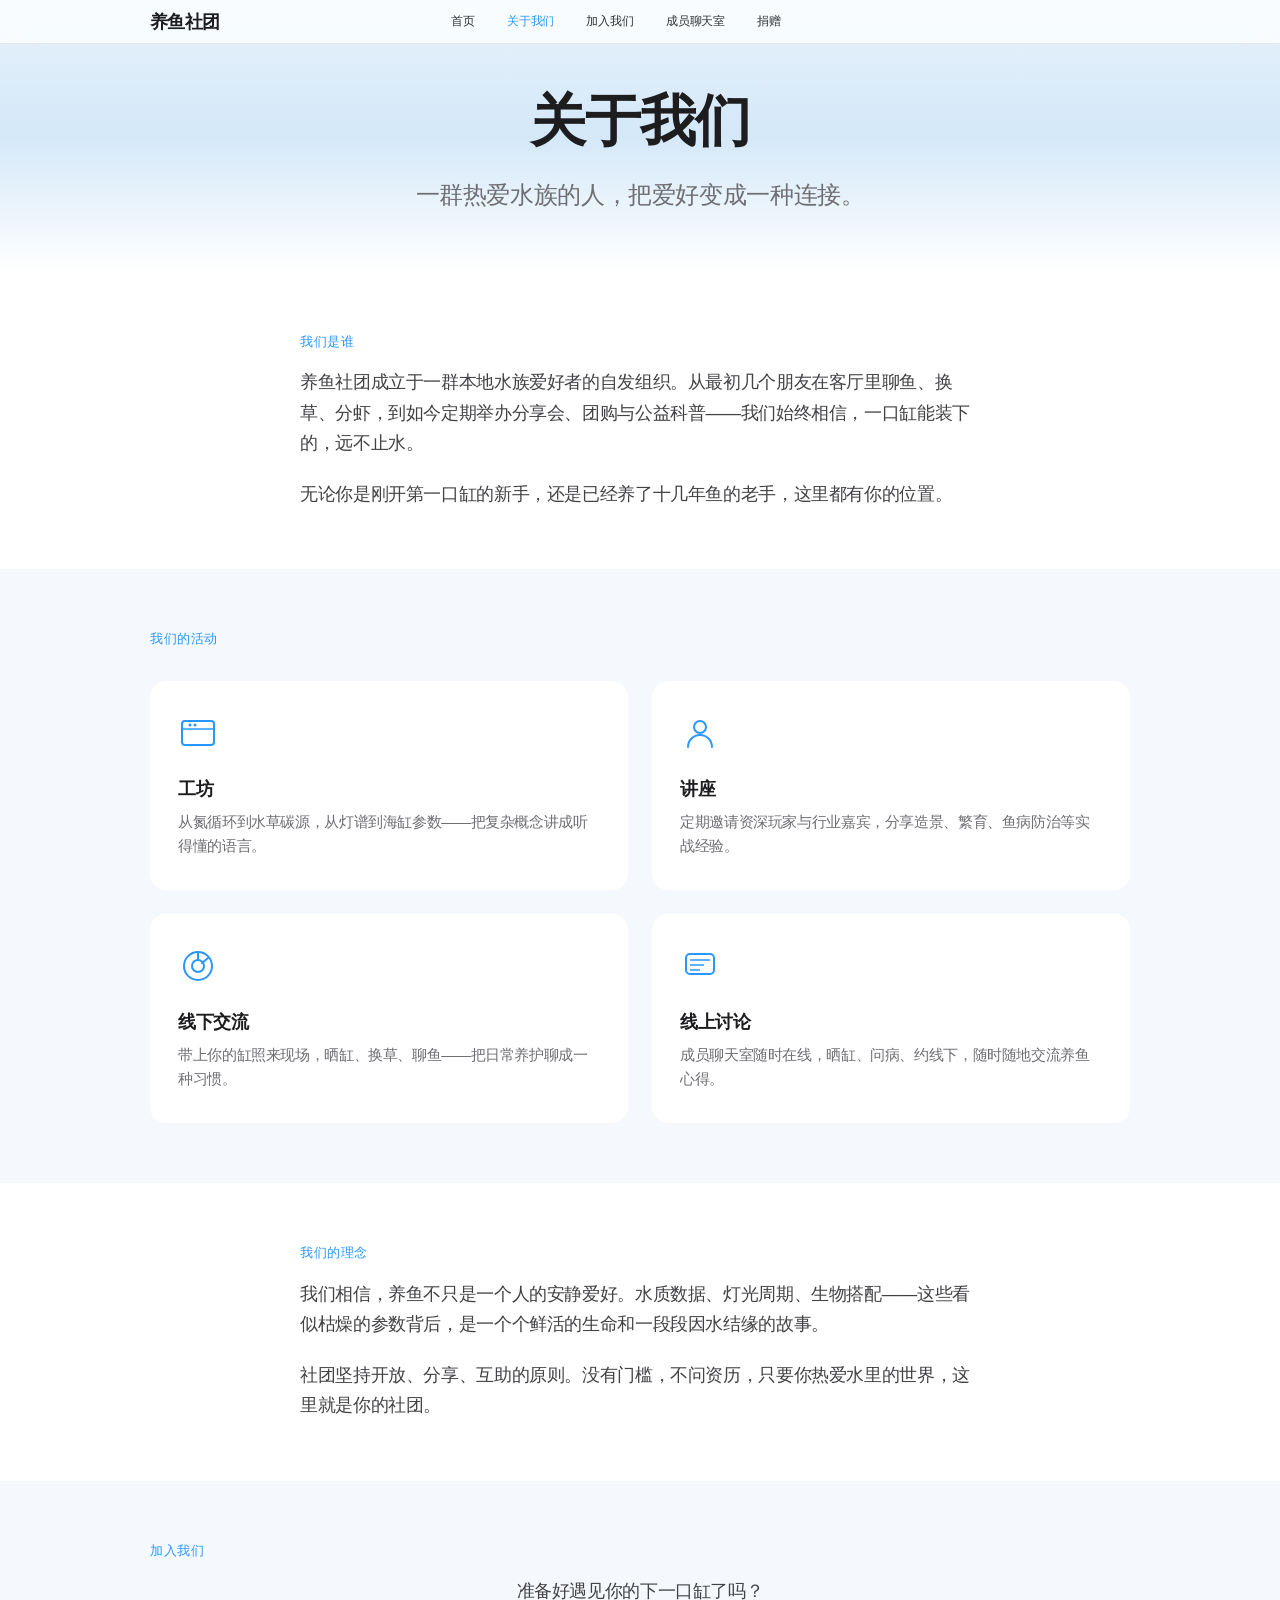
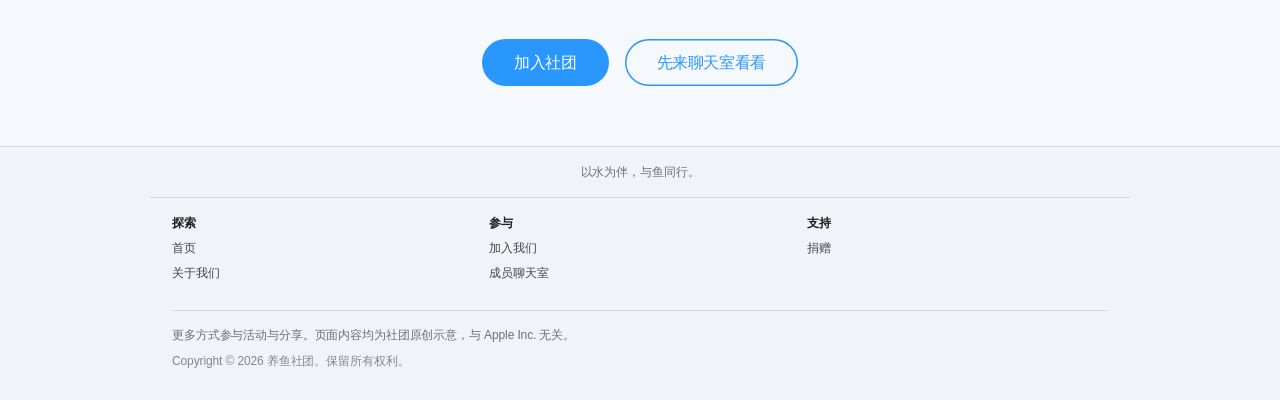
<file: pages/about/index.html>
<!DOCTYPE html>
<html lang="zh-CN">
<head>
    <meta charset="UTF-8">
    <meta name="viewport" content="width=device-width, initial-scale=1.0, viewport-fit=cover">
    <title>关于我们 — 养鱼社团</title>
    <link rel="stylesheet" href="/assets/css/style.css">
</head>
<body>
    <aside class="ac-gn-blur" aria-hidden="true"></aside>
    <header class="ac-globalnav" data-analytics-region="global nav" role="navigation">
        <div class="ac-gn-content">
            <div class="ac-gn-item ac-gn-item-menu">
                <button type="button" class="ac-gn-trigger nav-toggle" aria-expanded="false" aria-controls="ac-gn-mobile" aria-label="目录"></button>
            </div>
            <a class="ac-gn-logo" href="/" data-analytics-title="home"><span class="ac-gn-logo-text">养鱼社团</span></a>
            <nav class="ac-gn-links" aria-label="主导航">
                <a href="/">首页</a>
                <a href="/about" class="is-active">关于我们</a>
                <a href="/join">加入我们</a>
                <a href="/chat">成员聊天室</a>
                <a href="/donate">捐赠</a>
            </nav>
            <div class="ac-gn-actions" aria-hidden="true"><span class="ac-gn-actions-spacer"></span></div>
        </div>
        <div id="ac-gn-mobile" class="ac-gn-mobile" hidden>
            <div class="ac-gn-mobile-inner">
                <a href="/">首页</a>
                <a href="/about">关于我们</a>
                <a href="/join">加入我们</a>
                <a href="/chat">成员聊天室</a>
                <a href="/donate">捐赠</a>
            </div>
        </div>
    </header>
    <main class="ac-main" id="ac-main">

<section class="ac-about-hero">
    <div class="ac-about-hero-inner">
        <h1 class="ac-about-hero-title">关于我们</h1>
        <p class="ac-about-hero-lead">一群热爱水族的人，把爱好变成一种连接。</p>
    </div>
</section>

<section class="ac-about-section">
    <div class="ac-about-section-inner">
        <div class="ac-about-copy">
            <h2 class="ac-about-eyebrow">我们是谁</h2>
            <p class="ac-about-body">养鱼社团成立于一群本地水族爱好者的自发组织。从最初几个朋友在客厅里聊鱼、换草、分虾，到如今定期举办分享会、团购与公益科普——我们始终相信，一口缸能装下的，远不止水。</p>
            <p class="ac-about-body">无论你是刚开第一口缸的新手，还是已经养了十几年鱼的老手，这里都有你的位置。</p>
        </div>
    </div>
</section>

<section class="ac-about-section ac-about-section--alt">
    <div class="ac-about-section-inner">
        <h2 class="ac-about-eyebrow">我们的活动</h2>
        <div class="ac-about-grid">
            <div class="ac-about-card">
                <div class="ac-about-card-icon">
                    <svg width="40" height="40" viewBox="0 0 40 40" fill="none">
                        <rect x="4" y="8" width="32" height="24" rx="3" stroke="#2997ff" stroke-width="2"/>
                        <line x1="4" y1="16" x2="36" y2="16" stroke="#2997ff" stroke-width="1.5"/>
                        <circle cx="12" cy="12" r="1.5" fill="#2997ff"/>
                        <circle cx="17" cy="12" r="1.5" fill="#2997ff"/>
                    </svg>
                </div>
                <h3 class="ac-about-card-title">工坊</h3>
                <p class="ac-about-card-text">从氮循环到水草碳源，从灯谱到海缸参数——把复杂概念讲成听得懂的语言。</p>
            </div>
            <div class="ac-about-card">
                <div class="ac-about-card-icon">
                    <svg width="40" height="40" viewBox="0 0 40 40" fill="none">
                        <circle cx="20" cy="14" r="6" stroke="#2997ff" stroke-width="2"/>
                        <path d="M8 34c0-6.627 5.373-12 12-12s12 5.373 12 12" stroke="#2997ff" stroke-width="2" stroke-linecap="round"/>
                    </svg>
                </div>
                <h3 class="ac-about-card-title">讲座</h3>
                <p class="ac-about-card-text">定期邀请资深玩家与行业嘉宾，分享造景、繁育、鱼病防治等实战经验。</p>
            </div>
            <div class="ac-about-card">
                <div class="ac-about-card-icon">
                    <svg width="40" height="40" viewBox="0 0 40 40" fill="none">
                        <circle cx="20" cy="20" r="14" stroke="#2997ff" stroke-width="2"/>
                        <circle cx="20" cy="20" r="6" stroke="#2997ff" stroke-width="2"/>
                        <line x1="20" y1="6" x2="20" y2="14" stroke="#2997ff" stroke-width="2" stroke-linecap="round"/>
                        <line x1="30" y1="12" x2="24" y2="17" stroke="#2997ff" stroke-width="2" stroke-linecap="round"/>
                    </svg>
                </div>
                <h3 class="ac-about-card-title">线下交流</h3>
                <p class="ac-about-card-text">带上你的缸照来现场，晒缸、换草、聊鱼——把日常养护聊成一种习惯。</p>
            </div>
            <div class="ac-about-card">
                <div class="ac-about-card-icon">
                    <svg width="40" height="40" viewBox="0 0 40 40" fill="none">
                        <rect x="6" y="8" width="28" height="20" rx="4" stroke="#2997ff" stroke-width="2"/>
                        <line x1="10" y1="14" x2="30" y2="14" stroke="#2997ff" stroke-width="1.5"/>
                        <line x1="10" y1="19" x2="24" y2="19" stroke="#2997ff" stroke-width="1.5"/>
                        <line x1="10" y1="24" x2="20" y2="24" stroke="#2997ff" stroke-width="1.5"/>
                    </svg>
                </div>
                <h3 class="ac-about-card-title">线上讨论</h3>
                <p class="ac-about-card-text">成员聊天室随时在线，晒缸、问病、约线下，随时随地交流养鱼心得。</p>
            </div>
        </div>
    </div>
</section>

<section class="ac-about-section">
    <div class="ac-about-section-inner">
        <div class="ac-about-copy">
            <h2 class="ac-about-eyebrow">我们的理念</h2>
            <p class="ac-about-body">我们相信，养鱼不只是一个人的安静爱好。水质数据、灯光周期、生物搭配——这些看似枯燥的参数背后，是一个个鲜活的生命和一段段因水结缘的故事。</p>
            <p class="ac-about-body">社团坚持开放、分享、互助的原则。没有门槛，不问资历，只要你热爱水里的世界，这里就是你的社团。</p>
        </div>
    </div>
</section>

<section class="ac-about-section ac-about-section--alt">
    <div class="ac-about-section-inner">
        <h2 class="ac-about-eyebrow">加入我们</h2>
        <p class="ac-about-body" style="text-align:center;max-width:600px;margin:0 auto 32px;">准备好遇见你的下一口缸了吗？</p>
        <div class="ac-about-cta">
            <a href="/join" class="ac-about-btn">加入社团</a>
            <a href="/chat" class="ac-about-btn ac-about-btn--outline">先来聊天室看看</a>
        </div>
    </div>
</section>

    </main>
    <footer class="ac-footer" role="contentinfo">
        <div class="ac-footer__ribbon">
            <p>以水为伴，与鱼同行。</p>
        </div>
        <div class="ac-footer__content">
            <nav class="ac-footer__nav" aria-label="页脚">
                <div class="ac-footer__col">
                    <h3 class="ac-footer__heading">探索</h3>
                    <ul>
                        <li><a href="/">首页</a></li>
                        <li><a href="/about">关于我们</a></li>
                    </ul>
                </div>
                <div class="ac-footer__col">
                    <h3 class="ac-footer__heading">参与</h3>
                    <ul>
                        <li><a href="/join">加入我们</a></li>
                        <li><a href="/chat">成员聊天室</a></li>
                    </ul>
                </div>
                <div class="ac-footer__col">
                    <h3 class="ac-footer__heading">支持</h3>
                    <ul>
                        <li><a href="/donate">捐赠</a></li>
                    </ul>
                </div>
            </nav>
            <div class="ac-footer__legal">
                <p>更多方式参与活动与分享。页面内容均为社团原创示意，与 Apple Inc. 无关。</p>
                <p class="ac-footer__copy">Copyright &copy; 2026 养鱼社团。保留所有权利。</p>
            </div>
        </div>
    </footer>
    <script src="/assets/js/main.js" defer></script>
    <script src="/assets/js/scroll-effects.js" defer></script>
</body>
</html>
</file>
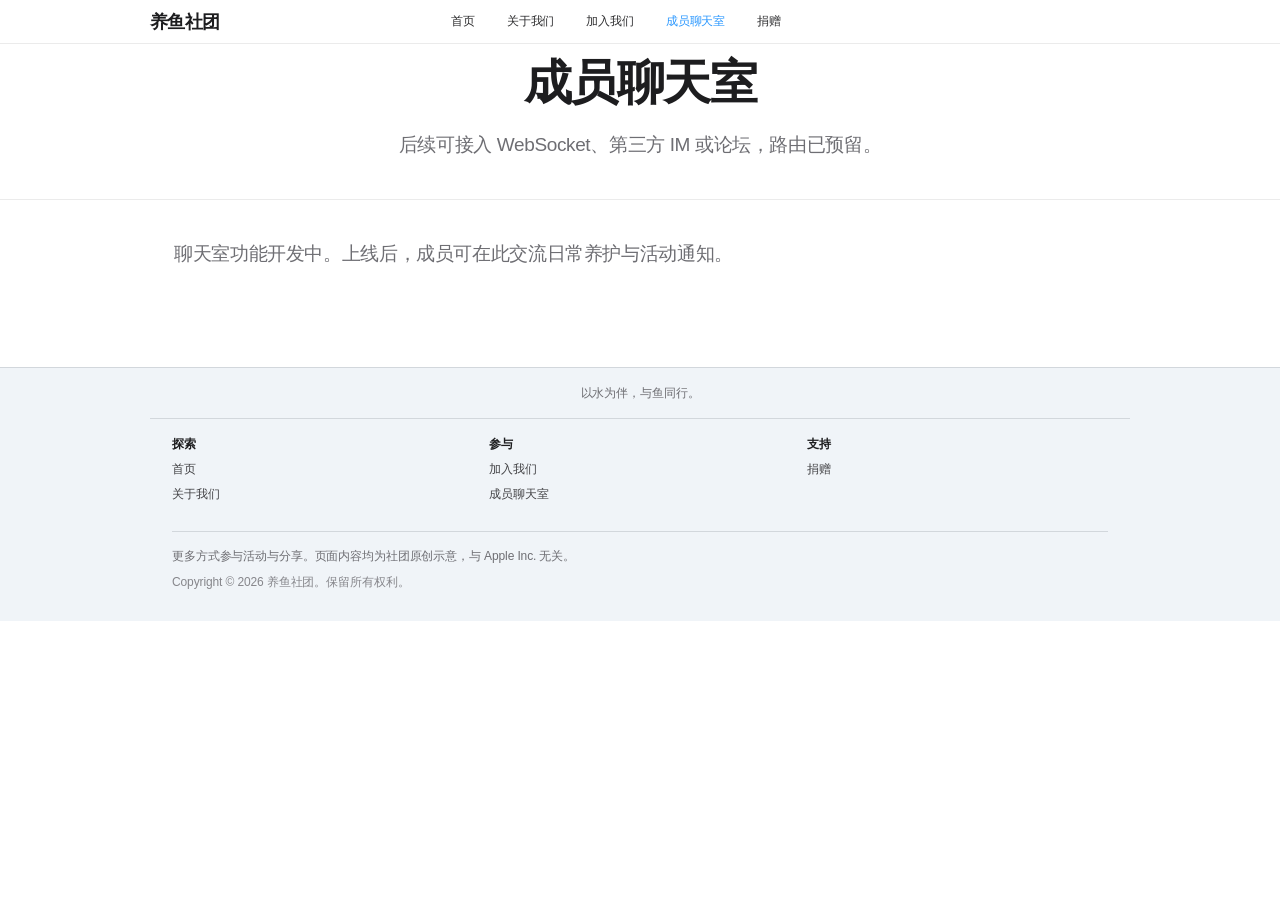
<file: pages/chat/index.html>
<!DOCTYPE html>
<html lang="zh-CN">
<head>
    <meta charset="UTF-8">
    <meta name="viewport" content="width=device-width, initial-scale=1.0, viewport-fit=cover">
    <title>成员聊天室 — 养鱼社团</title>
    <link rel="stylesheet" href="/assets/css/style.css">
</head>
<body>
    <aside class="ac-gn-blur" aria-hidden="true"></aside>
    <header class="ac-globalnav" data-analytics-region="global nav" role="navigation">
        <div class="ac-gn-content">
            <div class="ac-gn-item ac-gn-item-menu">
                <button type="button" class="ac-gn-trigger nav-toggle" aria-expanded="false" aria-controls="ac-gn-mobile" aria-label="目录"></button>
            </div>
            <a class="ac-gn-logo" href="/" data-analytics-title="home"><span class="ac-gn-logo-text">养鱼社团</span></a>
            <nav class="ac-gn-links" aria-label="主导航">
                <a href="/">首页</a>
                <a href="/about">关于我们</a>
                <a href="/join">加入我们</a>
                <a href="/chat" class="is-active">成员聊天室</a>
                <a href="/donate">捐赠</a>
            </nav>
            <div class="ac-gn-actions" aria-hidden="true"><span class="ac-gn-actions-spacer"></span></div>
        </div>
        <div id="ac-gn-mobile" class="ac-gn-mobile" hidden>
            <div class="ac-gn-mobile-inner">
                <a href="/">首页</a>
                <a href="/about">关于我们</a>
                <a href="/join">加入我们</a>
                <a href="/chat">成员聊天室</a>
                <a href="/donate">捐赠</a>
            </div>
        </div>
    </header>
    <main class="ac-main" id="ac-main">

<section class="page-hero">
    <h1>成员聊天室</h1>
    <p>后续可接入 WebSocket、第三方 IM 或论坛，路由已预留。</p>
</section>
<div class="page-body">
    <p>聊天室功能开发中。上线后，成员可在此交流日常养护与活动通知。</p>
</div>

    </main>
    <footer class="ac-footer" role="contentinfo">
        <div class="ac-footer__ribbon">
            <p>以水为伴，与鱼同行。</p>
        </div>
        <div class="ac-footer__content">
            <nav class="ac-footer__nav" aria-label="页脚">
                <div class="ac-footer__col">
                    <h3 class="ac-footer__heading">探索</h3>
                    <ul>
                        <li><a href="/">首页</a></li>
                        <li><a href="/about">关于我们</a></li>
                    </ul>
                </div>
                <div class="ac-footer__col">
                    <h3 class="ac-footer__heading">参与</h3>
                    <ul>
                        <li><a href="/join">加入我们</a></li>
                        <li><a href="/chat">成员聊天室</a></li>
                    </ul>
                </div>
                <div class="ac-footer__col">
                    <h3 class="ac-footer__heading">支持</h3>
                    <ul>
                        <li><a href="/donate">捐赠</a></li>
                    </ul>
                </div>
            </nav>
            <div class="ac-footer__legal">
                <p>更多方式参与活动与分享。页面内容均为社团原创示意，与 Apple Inc. 无关。</p>
                <p class="ac-footer__copy">Copyright &copy; 2026 养鱼社团。保留所有权利。</p>
            </div>
        </div>
    </footer>
    <script src="/assets/js/main.js" defer></script>
</body>
</html>
</file>
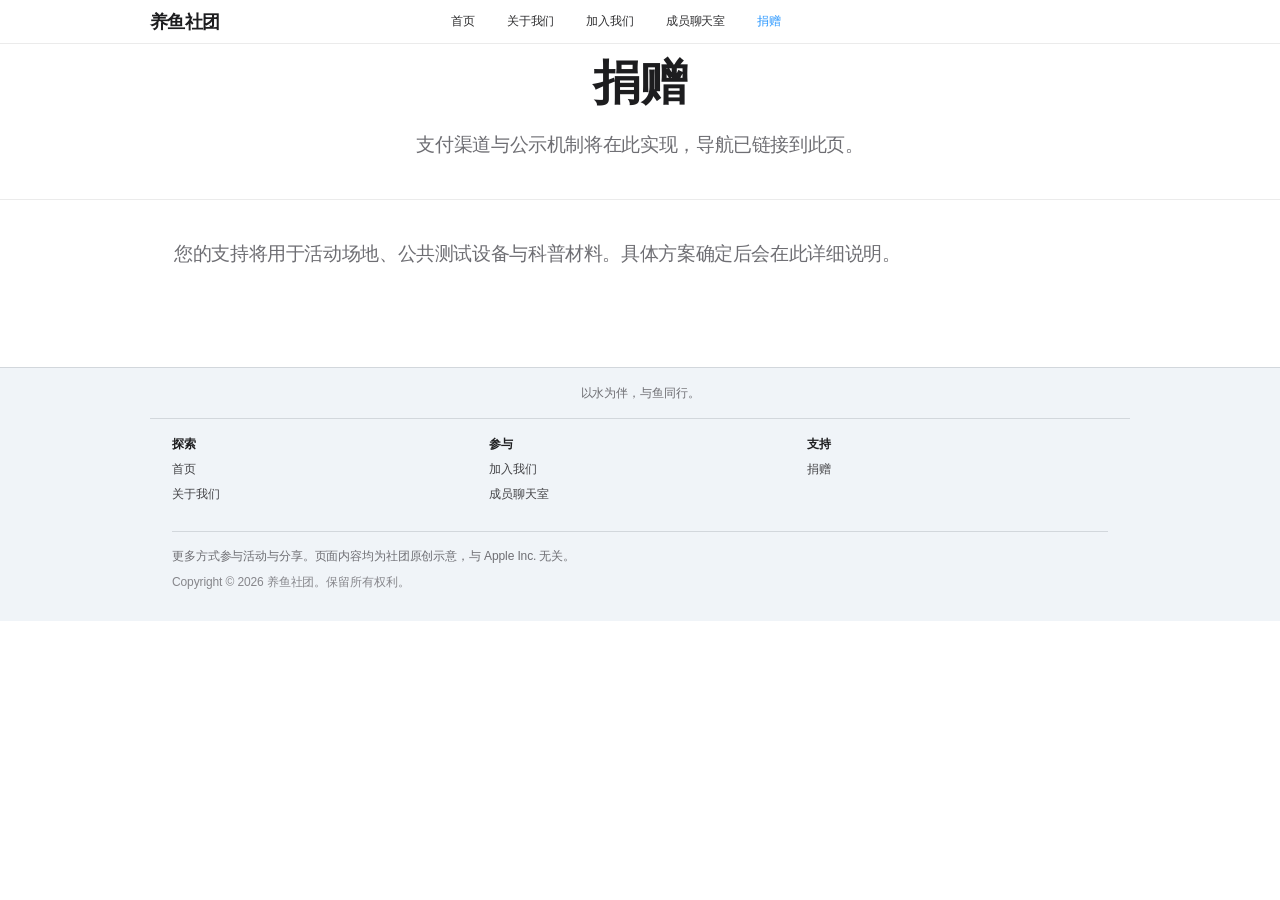
<file: pages/donate/index.html>
<!DOCTYPE html>
<html lang="zh-CN">
<head>
    <meta charset="UTF-8">
    <meta name="viewport" content="width=device-width, initial-scale=1.0, viewport-fit=cover">
    <title>捐赠 — 养鱼社团</title>
    <link rel="stylesheet" href="/assets/css/style.css">
</head>
<body>
    <aside class="ac-gn-blur" aria-hidden="true"></aside>
    <header class="ac-globalnav" data-analytics-region="global nav" role="navigation">
        <div class="ac-gn-content">
            <div class="ac-gn-item ac-gn-item-menu">
                <button type="button" class="ac-gn-trigger nav-toggle" aria-expanded="false" aria-controls="ac-gn-mobile" aria-label="目录"></button>
            </div>
            <a class="ac-gn-logo" href="/" data-analytics-title="home"><span class="ac-gn-logo-text">养鱼社团</span></a>
            <nav class="ac-gn-links" aria-label="主导航">
                <a href="/">首页</a>
                <a href="/about">关于我们</a>
                <a href="/join">加入我们</a>
                <a href="/chat">成员聊天室</a>
                <a href="/donate" class="is-active">捐赠</a>
            </nav>
            <div class="ac-gn-actions" aria-hidden="true"><span class="ac-gn-actions-spacer"></span></div>
        </div>
        <div id="ac-gn-mobile" class="ac-gn-mobile" hidden>
            <div class="ac-gn-mobile-inner">
                <a href="/">首页</a>
                <a href="/about">关于我们</a>
                <a href="/join">加入我们</a>
                <a href="/chat">成员聊天室</a>
                <a href="/donate">捐赠</a>
            </div>
        </div>
    </header>
    <main class="ac-main" id="ac-main">

<section class="page-hero">
    <h1>捐赠</h1>
    <p>支付渠道与公示机制将在此实现，导航已链接到此页。</p>
</section>
<div class="page-body">
    <p>您的支持将用于活动场地、公共测试设备与科普材料。具体方案确定后会在此详细说明。</p>
</div>

    </main>
    <footer class="ac-footer" role="contentinfo">
        <div class="ac-footer__ribbon">
            <p>以水为伴，与鱼同行。</p>
        </div>
        <div class="ac-footer__content">
            <nav class="ac-footer__nav" aria-label="页脚">
                <div class="ac-footer__col">
                    <h3 class="ac-footer__heading">探索</h3>
                    <ul>
                        <li><a href="/">首页</a></li>
                        <li><a href="/about">关于我们</a></li>
                    </ul>
                </div>
                <div class="ac-footer__col">
                    <h3 class="ac-footer__heading">参与</h3>
                    <ul>
                        <li><a href="/join">加入我们</a></li>
                        <li><a href="/chat">成员聊天室</a></li>
                    </ul>
                </div>
                <div class="ac-footer__col">
                    <h3 class="ac-footer__heading">支持</h3>
                    <ul>
                        <li><a href="/donate">捐赠</a></li>
                    </ul>
                </div>
            </nav>
            <div class="ac-footer__legal">
                <p>更多方式参与活动与分享。页面内容均为社团原创示意，与 Apple Inc. 无关。</p>
                <p class="ac-footer__copy">Copyright &copy; 2026 养鱼社团。保留所有权利。</p>
            </div>
        </div>
    </footer>
    <script src="/assets/js/main.js" defer></script>
</body>
</html>
</file>
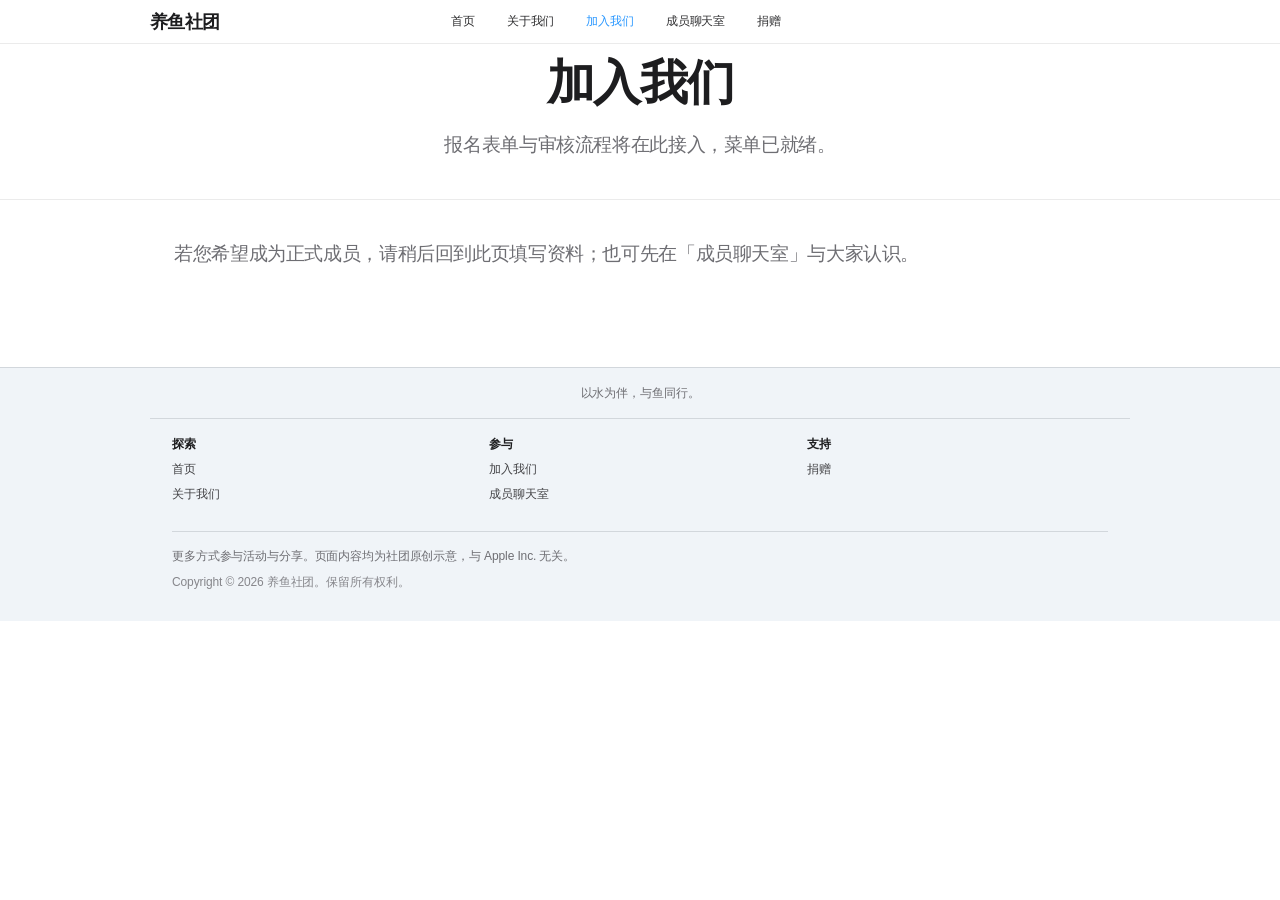
<file: pages/join/index.html>
<!DOCTYPE html>
<html lang="zh-CN">
<head>
    <meta charset="UTF-8">
    <meta name="viewport" content="width=device-width, initial-scale=1.0, viewport-fit=cover">
    <title>加入我们 — 养鱼社团</title>
    <link rel="stylesheet" href="/assets/css/style.css">
</head>
<body>
    <aside class="ac-gn-blur" aria-hidden="true"></aside>
    <header class="ac-globalnav" data-analytics-region="global nav" role="navigation">
        <div class="ac-gn-content">
            <div class="ac-gn-item ac-gn-item-menu">
                <button type="button" class="ac-gn-trigger nav-toggle" aria-expanded="false" aria-controls="ac-gn-mobile" aria-label="目录"></button>
            </div>
            <a class="ac-gn-logo" href="/" data-analytics-title="home"><span class="ac-gn-logo-text">养鱼社团</span></a>
            <nav class="ac-gn-links" aria-label="主导航">
                <a href="/">首页</a>
                <a href="/about">关于我们</a>
                <a href="/join" class="is-active">加入我们</a>
                <a href="/chat">成员聊天室</a>
                <a href="/donate">捐赠</a>
            </nav>
            <div class="ac-gn-actions" aria-hidden="true"><span class="ac-gn-actions-spacer"></span></div>
        </div>
        <div id="ac-gn-mobile" class="ac-gn-mobile" hidden>
            <div class="ac-gn-mobile-inner">
                <a href="/">首页</a>
                <a href="/about">关于我们</a>
                <a href="/join">加入我们</a>
                <a href="/chat">成员聊天室</a>
                <a href="/donate">捐赠</a>
            </div>
        </div>
    </header>
    <main class="ac-main" id="ac-main">

<section class="page-hero">
    <h1>加入我们</h1>
    <p>报名表单与审核流程将在此接入，菜单已就绪。</p>
</section>
<div class="page-body">
    <p>若您希望成为正式成员，请稍后回到此页填写资料；也可先在「成员聊天室」与大家认识。</p>
</div>

    </main>
    <footer class="ac-footer" role="contentinfo">
        <div class="ac-footer__ribbon">
            <p>以水为伴，与鱼同行。</p>
        </div>
        <div class="ac-footer__content">
            <nav class="ac-footer__nav" aria-label="页脚">
                <div class="ac-footer__col">
                    <h3 class="ac-footer__heading">探索</h3>
                    <ul>
                        <li><a href="/">首页</a></li>
                        <li><a href="/about">关于我们</a></li>
                    </ul>
                </div>
                <div class="ac-footer__col">
                    <h3 class="ac-footer__heading">参与</h3>
                    <ul>
                        <li><a href="/join">加入我们</a></li>
                        <li><a href="/chat">成员聊天室</a></li>
                    </ul>
                </div>
                <div class="ac-footer__col">
                    <h3 class="ac-footer__heading">支持</h3>
                    <ul>
                        <li><a href="/donate">捐赠</a></li>
                    </ul>
                </div>
            </nav>
            <div class="ac-footer__legal">
                <p>更多方式参与活动与分享。页面内容均为社团原创示意，与 Apple Inc. 无关。</p>
                <p class="ac-footer__copy">Copyright &copy; 2026 养鱼社团。保留所有权利。</p>
            </div>
        </div>
    </footer>
    <script src="/assets/js/main.js" defer></script>
</body>
</html>
</file>
<file: assets/css/style.css>
/* Global typography — SF / system stack (Apple.com rhythm) */
:root {
    --ac-gn-height: 44px;
    --ac-gn-bg: rgba(255, 255, 255, 0.85);
    --ac-gn-link: #1d1d1f;
    --ac-gn-link-hover: #2997ff;
    --ac-blue: #2997ff;
    --ac-blue-hover: #147ce5;
    --ac-text: #1d1d1f;
    --ac-text-soft: #6e6e73;
    --ac-footer-bg: #f0f4f8;
    --ac-footer-border: #d2d7dc;
    --ac-font: -apple-system, BlinkMacSystemFont, "SF Pro Text", "SF Pro Display",
        "Segoe UI", Roboto, "Helvetica Neue", Arial, "PingFang SC", "Hiragino Sans GB",
        "Microsoft YaHei", sans-serif;
}

*,
*::before,
*::after {
    box-sizing: border-box;
}

html {
    scroll-behavior: smooth;
    width: 100%;
    overflow-x: hidden;
}

html {
    overflow-x: clip;
}

html, body {
    margin: 0 !important;
    padding: 0 !important;
    width: 100% !important;
    min-width: 100% !important;
    max-width: 100% !important;
    overflow-x: hidden !important;
    font-family: var(--ac-font);
    font-size: clamp(15px, 2.2vw + 12px, 17px);
    line-height: 1.47059;
    letter-spacing: -0.022em;
    color: var(--ac-text);
    background-color: #fff !important;
    background: #fff !important;
    -webkit-font-smoothing: antialiased;
    scrollbar-width: none;
    -ms-overflow-style: none;
}

html::-webkit-scrollbar, body::-webkit-scrollbar {
    display: none;
}

@supports (overflow-x: clip) {
    body {
        overflow-x: clip;
    }
}

body:not(.page-home) {
    background: #fff;
}

body.page-home {
    background-color: #fff !important;
    background: #fff !important;
}

body.page-home .ac-main {
    background: #fff !important;
    margin: 0 !important;
    padding: 0 !important;
}

.page-home {
    background: #fff !important;
}

a {
    color: var(--ac-blue);
}
a:hover {
    text-decoration: underline;
}

/* —— Global nav (apple.com bar) —— */
.ac-gn-blur {
    position: fixed;
    top: 0;
    left: 0;
    right: 0;
    height: var(--ac-gn-height);
    z-index: 9998;
    pointer-events: none;
    backdrop-filter: saturate(180%) blur(20px);
    -webkit-backdrop-filter: saturate(180%) blur(20px);
    background: rgba(255, 255, 255, 0.76);
    border-bottom: 1px solid rgba(0, 0, 0, 0.08);
}

.ac-globalnav {
    position: fixed;
    top: 0;
    left: 0;
    right: 0;
    z-index: 9999;
    height: var(--ac-gn-height);
    font-size: 12px;
    font-weight: 400;
    letter-spacing: -0.01em;
    user-select: none;
}

.ac-gn-content {
    max-width: 1024px;
    margin: 0 auto;
    padding: 0 max(22px, env(safe-area-inset-right));
    padding-left: max(22px, env(safe-area-inset-left));
    height: var(--ac-gn-height);
    display: flex;
    align-items: center;
    justify-content: center;
    position: relative;
}

.ac-gn-item-menu {
    display: none;
    flex: 0 0 48px;
    z-index: 2;
}

.ac-gn-logo {
    color: var(--ac-gn-link);
    text-decoration: none;
    font-size: 18px;
    font-weight: 600;
    letter-spacing: -0.03em;
    line-height: 1;
    z-index: 1;
}
.ac-gn-logo:hover {
    color: var(--ac-gn-link-hover);
    text-decoration: none;
}

.ac-gn-logo-text {
    display: inline-block;
    transform: translateY(0.5px);
}

.ac-gn-links {
    display: flex;
    align-items: center;
    justify-content: center;
    gap: 32px;
    flex: 1;
    height: 100%;
}

.ac-gn-links a {
    color: var(--ac-gn-link);
    text-decoration: none;
    opacity: 0.92;
    white-space: nowrap;
    transition: color 0.2s ease, opacity 0.2s ease;
}
.ac-gn-links a:hover {
    color: var(--ac-gn-link-hover);
    text-decoration: none;
    opacity: 1;
}
.ac-gn-links a.is-active {
    color: var(--ac-gn-link-hover);
    opacity: 1;
    font-weight: 500;
}

.ac-gn-actions {
    flex: 0 0 48px;
    display: flex;
    align-items: center;
    justify-content: flex-end;
    z-index: 2;
}
.ac-gn-actions-spacer {
    display: inline-block;
    width: 28px;
    height: 1px;
}

.ac-gn-trigger {
    width: 48px;
    height: 48px;
    margin: -6px 0 -6px -10px;
    border: none;
    background: transparent;
    cursor: pointer;
    position: relative;
    border-radius: 4px;
}
.ac-gn-trigger::before,
.ac-gn-trigger::after {
    content: "";
    position: absolute;
    left: 14px;
    right: 14px;
    height: 1px;
    background: #1d1d1f;
    transition: transform 0.2s ease;
}
.ac-gn-trigger::before {
    top: 19px;
}
.ac-gn-trigger::after {
    bottom: 19px;
}
.ac-gn-trigger[aria-expanded="true"]::before {
    transform: translateY(5px) rotate(45deg);
}
.ac-gn-trigger[aria-expanded="true"]::after {
    transform: translateY(-5px) rotate(-45deg);
}

.ac-gn-mobile {
    position: fixed;
    top: var(--ac-gn-height);
    left: 0;
    right: 0;
    bottom: 0;
    background: rgba(255, 255, 255, 0.95);
    backdrop-filter: blur(24px);
    -webkit-backdrop-filter: blur(24px);
    padding: 8px 0 32px;
    overflow: auto;
    z-index: 9997;
}
.ac-gn-mobile-inner {
    max-width: 684px;
    margin: 0 auto;
    padding: 0 48px;
}
.ac-gn-mobile-inner a {
    display: block;
    font-size: 24px;
    font-weight: 600;
    letter-spacing: 0.007em;
    color: #1d1d1f;
    padding: 12px 0;
    border-bottom: 1px solid rgba(0, 0, 0, 0.08);
    text-decoration: none;
}
.ac-gn-mobile-inner a:hover {
    text-decoration: none;
    color: #fff;
}

@media (max-width: 833px) {
    .ac-gn-item-menu {
        display: block;
    }
    .ac-gn-logo {
        flex: 1;
        text-align: center;
        margin: 0 -48px;
    }
    .ac-gn-links {
        display: none;
    }
}

@media (min-width: 834px) {
    .ac-gn-logo {
        position: absolute;
        left: max(22px, calc(50% - 512px));
        top: 50%;
        transform: translateY(-50%);
    }
    .ac-gn-logo-text {
        transform: none;
    }
}

/* Main offset under fixed nav */
.ac-main {
    padding-top: 0;
}

/* —— Homepage ribbon (apple promo strip) —— */
.ac-hp-ribbon {
    background: #1d1d1f;
    color: #f5f5f7;
    font-size: 12px;
    text-align: center;
    border-bottom: 1px solid rgba(255, 255, 255, 0.08);
}
.ac-hp-ribbon__inner {
    max-width: 1024px;
    margin: 0 auto;
    padding: 12px 16px;
    display: flex;
    flex-wrap: wrap;
    align-items: center;
    justify-content: center;
    gap: 8px 14px;
}
.ac-hp-ribbon__copy {
    margin: 0;
}
.ac-hp-ribbon__link {
    color: var(--ac-blue);
    font-size: 12px;
    white-space: nowrap;
}
.ac-hp-ribbon__link:hover {
    text-decoration: underline;
}

body:not(.page-home) .ac-hp-ribbon {
    display: none;
}

/* —— Homepage tiles (stacked full-width heroes) —— */
.ac-hp-tile {
    position: relative;
    overflow: hidden;
    text-align: center;
}

.ac-hp-tile--tall {
    min-height: calc(100vh - var(--ac-gn-height));
    min-height: calc(100dvh - var(--ac-gn-height));
}

.ac-hp-tile--medium {
    min-height: clamp(420px, 52dvh, 640px);
}

.ac-hp-tile--short {
    min-height: clamp(380px, 48dvh, 560px);
    padding-bottom: clamp(28px, 5dvh, 48px);
}

.ac-hp-tile--dark {
    background: #000;
    color: #f5f5f7;
}

.ac-hp-tile--light {
    background: #fbfbfd;
    color: var(--ac-text);
}

.ac-hp-tile__inner {
    position: relative;
    z-index: 1;
    max-width: 100%;
    margin: 0 auto;
    padding: clamp(40px, 6dvh, 55px) max(16px, env(safe-area-inset-right)) 0
        max(16px, env(safe-area-inset-left));
    min-height: inherit;
    display: flex;
    flex-direction: column;
    align-items: center;
}

.ac-hp-tile__inner--split {
    padding-top: 80px;
}

@media (min-width: 1068px) {
    .ac-hp-tile__inner--split {
        flex-direction: row;
        justify-content: center;
        align-items: flex-start;
        gap: 48px;
        padding-left: 48px;
        padding-right: 48px;
    }
    .ac-hp-tile__inner--split .ac-hp-copy {
        text-align: left;
        align-items: flex-start;
        max-width: 420px;
    }
    .ac-hp-tile__inner--split .ac-hp-media {
        flex: 1;
        max-width: 640px;
        min-height: 360px;
    }
}

.ac-hp-tile__inner--cinema {
    padding-top: 64px;
    padding-bottom: 40px;
}

.ac-hp-copy {
    max-width: 720px;
    display: flex;
    flex-direction: column;
    align-items: center;
}

.ac-hp-copy--compact .ac-hp-headline {
    max-width: 18ch;
}

.ac-hp-copy--center {
    margin-bottom: 28px;
}

.ac-hp-eyebrow {
    font-size: clamp(21px, 3vw, 28px);
    font-weight: 600;
    line-height: 1.1;
    margin: 0 0 6px;
    color: #f56300;
}
.ac-hp-eyebrow--dark {
    color: #bf4800;
}

.ac-hp-headline {
    font-size: clamp(40px, 6.5vw, 56px);
    font-weight: 600;
    line-height: 1.07;
    letter-spacing: -0.005em;
    margin: 0;
    color: #f5f5f7;
}
.ac-hp-headline--dark {
    color: var(--ac-text);
}
.ac-hp-headline--sm {
    font-size: clamp(32px, 5vw, 48px);
}
.ac-hp-headline--cinema {
    font-size: clamp(36px, 5.5vw, 48px);
}

.ac-hp-subhead {
    margin: 12px 0 0;
    font-size: clamp(19px, 2.4vw, 28px);
    font-weight: 400;
    line-height: 1.14;
    letter-spacing: 0.007em;
    max-width: 640px;
    color: #a1a1a6;
}
.ac-hp-subhead--dark {
    color: var(--ac-text-soft);
}
.ac-hp-subhead--sm {
    font-size: clamp(17px, 2vw, 21px);
    line-height: 1.38;
}
.ac-hp-subhead--cinema {
    font-size: clamp(17px, 2vw, 21px);
    color: #a1a1a6;
}

.ac-hp-cta {
    margin-top: 19px;
    display: flex;
    flex-wrap: wrap;
    align-items: center;
    justify-content: center;
    gap: 20px 28px;
}

.ac-hp-tile__inner--split .ac-hp-cta {
    justify-content: flex-start;
}

.ac-hp-cta-link {
    font-size: 19px;
    line-height: 1.4211;
    font-weight: 400;
    color: var(--ac-blue);
    text-decoration: none;
}
.ac-hp-cta-link:hover {
    text-decoration: underline;
}

.ac-hp-cta-link--on-light {
    color: var(--ac-blue);
}

/* 全屏鱼缸容器 */
.ac-hp-fullscreen-tank {
    position: relative;
    width: 100%;
    height: calc(100vh - var(--ac-gn-height));
    height: calc(100dvh - var(--ac-gn-height));
    background: #000;
    overflow: hidden;
}

/* 鱼缸画布 */
.ac-hp-tank-canvas {
    width: 100%;
    height: 100%;
}

/* 全屏鱼缸样式 */
.ac-hp-charm--full {
    width: 100%;
    height: 100%;
    position: relative;
}

.ac-hp-charm--full .ac-hp-charm__svg {
    width: 100%;
    height: 100%;
    position: relative;
    inset: auto;
}

/* 首页全屏文字层 - 完全居中显示 */
.ac-hp-splash-content {
    position: absolute;
    top: 0;
    left: 0;
    right: 0;
    bottom: 0;
    z-index: 10;
    display: flex;
    flex-direction: column;
    align-items: center;
    justify-content: center;
    padding: 20px;
    pointer-events: none;
}

/* 旧版样式兼容 */
.ac-hp-tile--tank.ac-hp-tile--splash {
    display: none;
}

.ac-hp-splash-header {
    text-align: center;
    background: linear-gradient(
        180deg,
        rgba(0, 0, 0, 0.55) 0%,
        rgba(0, 0, 0, 0.3) 60%,
        rgba(0, 0, 0, 0) 100%
    );
    padding: 24px 32px 32px;
    border-radius: 0 0 24px 24px;
    width: 100%;
    max-width: 800px;
}

.ac-hp-splash-eyebrow {
    margin: 0 0 8px;
    font-size: clamp(18px, 4vmin, 28px);
    font-weight: 600;
    line-height: 1.15;
    color: #f56300;
}

.ac-hp-splash-title {
    margin: 0;
    font-size: clamp(32px, 7vmin, 52px);
    font-weight: 700;
    line-height: 1.05;
    letter-spacing: -0.02em;
    color: #f5f5f7;
}

.ac-hp-splash-lead {
    margin: 12px auto 0;
    font-size: clamp(16px, 3vmin, 22px);
    line-height: 1.5;
    color: rgba(210, 210, 215, 0.98);
    max-width: 560px;
}

.ac-hp-splash-cta {
    margin-top: 16px;
    display: flex;
    flex-wrap: wrap;
    align-items: center;
    justify-content: center;
    gap: 16px 28px;
    pointer-events: auto;
}

.ac-hp-splash-link {
    font-size: clamp(16px, 3vmin, 20px);
    font-weight: 500;
    color: var(--ac-blue);
    text-decoration: none;
}

.ac-hp-splash-link:hover {
    text-decoration: underline;
}

/* 全屏鱼缸的提示文字 */
.ac-hp-splash-hint {
    margin: 12px 0 0;
    font-size: clamp(12px, 2vmin, 14px);
    line-height: 1.4;
    color: rgba(134, 134, 139, 0.9);
    text-align: center;
}

.ac-hp-splash-scroll {
    margin: 16px 0 0;
    padding: 2px 8px 2px;
    flex-shrink: 0;
    text-align: center;
    font-size: 11px;
    letter-spacing: 0.12em;
    color: rgba(110, 110, 115, 0.95);
    text-indent: 0.12em;
}

@media (prefers-reduced-motion: no-preference) {
    .ac-hp-splash-scroll {
        animation: ac-splash-scroll-fade 2.4s ease-in-out infinite;
    }
}

@keyframes ac-splash-scroll-fade {
    0%,
    100% {
        opacity: 0.45;
    }
    50% {
        opacity: 1;
    }
}

@media (prefers-reduced-motion: reduce) {
    .ac-hp-splash-scroll {
        animation: none;
    }
}

.ac-hp-tile__inner--tank:not(.ac-hp-tile__inner--splash) {
    padding-top: clamp(16px, 3dvh, 28px);
    padding-bottom: clamp(12px, 2.5dvh, 20px);
    min-height: auto;
}

.ac-hp-charm-stage {
    position: relative;
    width: 100%;
    max-width: 640px;
    margin: 0 auto;
    flex: 0 1 auto;
    display: flex;
    flex-direction: column;
    align-items: stretch;
    touch-action: pan-y;
    cursor: crosshair;
}

.ac-hp-charm-stage--compact {
    min-height: 0;
    max-height: none;
}

@media (pointer: coarse) {
    .ac-hp-charm-stage {
        cursor: default;
    }
}

.ac-hp-charm.ac-hp-charm--hero {
    display: flex;
    flex-direction: column;
    flex: 0 1 auto;
    min-height: 0;
    width: 100%;
}

.ac-hp-charm__canvas {
    position: relative;
    flex: 0 1 auto;
    /* 宽度随容器；极矮窗口时按高度上限收缩宽度，保持 560:320 比例 */
    width: min(100%, calc(min(52dvh, 400px) * 560 / 320));
    margin-inline: auto;
    aspect-ratio: 560 / 320;
    border-radius: clamp(12px, 2.8vmin, 20px);
    overflow: hidden;
    contain: layout style;
    transform: translateZ(0);
    box-shadow: 0 12px 40px rgba(0, 0, 0, 0.35);
}

.ac-hp-charm__svg {
    display: block;
    position: absolute;
    inset: 0;
    width: 100%;
    height: 100%;
}

/* foreignObject 内文案：纯渐变衬底，无 backdrop-filter，利于移动端丝滑 */
.ac-hp-tank-copy {
    box-sizing: border-box;
    height: 100%;
    padding: 20px 24px 24px;
    text-align: center;
    pointer-events: none;
    background: linear-gradient(
        180deg,
        rgba(0, 0, 0, 0.65) 0%,
        rgba(0, 0, 0, 0.4) 60%,
        rgba(0, 0, 0, 0) 100%
    );
}

.ac-hp-tank-copy__eyebrow {
    margin: 0 0 8px;
    font-size: clamp(20px, 4.5vmin, 32px);
    font-weight: 600;
    line-height: 1.15;
    color: #f56300;
}

.ac-hp-tank-copy__title {
    margin: 0;
    font-size: clamp(36px, 8vmin, 56px);
    font-weight: 700;
    line-height: 1.05;
    letter-spacing: -0.02em;
    color: #f5f5f7;
    font-family: inherit;
}

.ac-hp-tank-copy__lead {
    margin: 16px auto 0;
    max-width: 42em;
    font-size: clamp(18px, 4vmin, 24px);
    line-height: 1.5;
    color: rgba(210, 210, 215, 0.98);
}

.ac-hp-tank-copy__cta {
    margin-top: 20px;
    display: flex;
    flex-wrap: wrap;
    align-items: center;
    justify-content: center;
    gap: 16px 28px;
}

.ac-hp-tank-copy__link {
    pointer-events: auto;
    font-size: clamp(18px, 4vmin, 22px);
    font-weight: 500;
    color: var(--ac-blue);
    text-decoration: none;
}
.ac-hp-tank-copy__link:hover {
    text-decoration: underline;
}

.ac-hp-charm__ripples {
    position: absolute;
    inset: 0;
    pointer-events: none;
    overflow: hidden;
    z-index: 2;
}

.ac-hp-charm__ripple {
    position: absolute;
    left: 0;
    top: 0;
    width: 28px;
    height: 28px;
    margin-left: -14px;
    margin-top: -14px;
    border-radius: 50%;
    border: 2px solid rgba(41, 151, 255, 0.5);
    box-shadow: 0 0 20px rgba(41, 151, 255, 0.15);
    animation: ac-charm-ripple 0.85s ease-out forwards;
}

@keyframes ac-charm-ripple {
    to {
        transform: scale(12);
        opacity: 0;
        border-color: rgba(41, 151, 255, 0);
        box-shadow: none;
    }
}

.ac-hp-charm__caption {
    margin: 14px 24px 0;
    font-size: clamp(13px, 1.8vw, 15px);
    line-height: 1.4;
    letter-spacing: 0.02em;
    color: rgba(161, 161, 166, 0.98);
    text-align: center;
    flex-shrink: 0;
}

.ac-hp-charm__hint {
    margin: 10px 20px 0;
    font-size: 12px;
    line-height: 1.35;
    color: rgba(134, 134, 139, 0.95);
    text-align: center;
    flex-shrink: 0;
}

/* 其他页若复用 .ac-hp-charm 小条 */
.ac-hp-charm:not(.ac-hp-charm--hero) {
    width: 100%;
    max-width: 520px;
    margin-top: 26px;
}

.ac-hp-charm:not(.ac-hp-charm--hero):not(.ac-hp-charm--full) .ac-hp-charm__svg {
    min-height: 0;
    max-height: 100px;
    height: auto;
}

.ac-hp-charm--dark .ac-hp-charm__fish--a {
    animation: ac-charm-swim-a 6s ease-in-out infinite;
}
.ac-hp-charm--dark .ac-hp-charm__fish--b {
    animation: ac-charm-swim-b 7.5s ease-in-out infinite;
}
.ac-hp-charm--dark .ac-hp-charm__fish--c {
    animation: ac-charm-swim-c 5.2s ease-in-out infinite;
}
.ac-hp-charm--dark .ac-hp-charm__fish--d {
    animation: ac-charm-swim-d 5.8s ease-in-out infinite;
}
.ac-hp-charm--dark .ac-hp-charm__fish--e {
    animation: ac-charm-swim-e 4.5s ease-in-out infinite;
}
.ac-hp-charm--dark .ac-hp-charm__bubbles {
    animation: ac-charm-rise 4s ease-in-out infinite;
}

@keyframes ac-charm-swim-a {
    0%,
    100% {
        transform: translate(0, 0);
    }
    50% {
        transform: translate(14px, -4px);
    }
}
@keyframes ac-charm-swim-b {
    0%,
    100% {
        transform: translate(0, 0) scale(1);
    }
    50% {
        transform: translate(-12px, 3px) scale(1.03);
    }
}
@keyframes ac-charm-swim-c {
    0%,
    100% {
        transform: translate(0, 0);
    }
    50% {
        transform: translate(10px, 4px);
    }
}
@keyframes ac-charm-swim-d {
    0%,
    100% {
        transform: translate(0, 0);
    }
    50% {
        transform: translate(-8px, -3px);
    }
}
@keyframes ac-charm-swim-e {
    0%,
    100% {
        transform: translate(0, 0);
    }
    50% {
        transform: translate(8px, -5px);
    }
}
@keyframes ac-charm-rise {
    0%,
    100% {
        opacity: 0.75;
        transform: translateY(0);
    }
    50% {
        opacity: 1;
        transform: translateY(-5px);
    }
}

@media (prefers-reduced-transparency) {
    .ac-hp-tank-copy {
        background: rgba(10, 10, 12, 0.82);
    }
}

@media (prefers-reduced-motion: reduce) {
    .ac-hp-charm-stage {
        cursor: default;
    }
    .ac-hp-charm--dark .ac-hp-charm__fish--a,
    .ac-hp-charm--dark .ac-hp-charm__fish--b,
    .ac-hp-charm--dark .ac-hp-charm__fish--c,
    .ac-hp-charm--dark .ac-hp-charm__fish--d,
    .ac-hp-charm--dark .ac-hp-charm__bubbles {
        animation: none;
    }
}

/* Decorative “product” art (original gradients — not Apple imagery) */
.ac-hp-media {
    width: 100%;
    max-width: min(1068px, 100%);
    margin-top: clamp(16px, 2.5dvh, 24px);
    flex: 1;
    min-height: clamp(200px, 30dvh, 320px);
    border-radius: clamp(18px, 3vmin, 28px);
    position: relative;
}

@media (min-width: 735px) {
    .ac-hp-tile--tall .ac-hp-media {
        min-height: clamp(280px, 36dvh, 420px);
        margin-top: clamp(24px, 3.5dvh, 36px);
    }
}

.ac-hp-media--aquarium {
    /* 顶部与纯黑背景顺接，光感集中在画面中下部，减弱贴文案处的色块 */
    background:
        radial-gradient(ellipse 90% 55% at 50% 78%, rgba(0, 110, 180, 0.16), transparent 72%),
        radial-gradient(ellipse 45% 35% at 72% 42%, rgba(0, 180, 160, 0.06), transparent 60%),
        linear-gradient(180deg, #000000 0%, #000000 12%, #0c0c0e 38%, #111113 100%);
}

.ac-hp-media--bubbles {
    background:
        radial-gradient(circle at 20% 30%, rgba(0, 113, 227, 0.15), transparent 40%),
        radial-gradient(circle at 80% 20%, rgba(175, 82, 222, 0.12), transparent 35%),
        linear-gradient(180deg, #fff 0%, #e8e8ed 100%);
    border: 1px solid rgba(0, 0, 0, 0.06);
}

.ac-hp-media--ripple {
    background:
        repeating-radial-gradient(circle at 50% 50%, transparent 0, transparent 48px, rgba(41, 151, 255, 0.06) 49px, transparent 50px),
        linear-gradient(145deg, #0d0d0f, #1a1a1c 50%, #000);
}

.ac-hp-media--grid {
    background:
        linear-gradient(90deg, rgba(0, 0, 0, 0.04) 1px, transparent 1px),
        linear-gradient(rgba(0, 0, 0, 0.04) 1px, transparent 1px),
        linear-gradient(180deg, #f5f5f7, #fff);
    background-size: 24px 24px, 24px 24px, 100% 100%;
    border: 1px solid rgba(0, 0, 0, 0.06);
}

.ac-hp-marquee {
    width: 100%;
    max-width: 1068px;
    overflow: hidden;
    mask-image: linear-gradient(90deg, transparent, #000 8%, #000 92%, transparent);
    -webkit-mask-image: linear-gradient(90deg, transparent, #000 8%, #000 92%, transparent);
}
.ac-hp-marquee__track {
    display: flex;
    gap: 16px;
    width: max-content;
    animation: ac-hp-scroll 22s linear infinite;
}
.ac-hp-marquee__card {
    width: clamp(140px, 28vw, 200px);
    height: clamp(84px, 16.8vw, 120px);
    border-radius: 12px;
    flex-shrink: 0;
    background: linear-gradient(135deg, rgba(41, 151, 255, 0.35), rgba(255, 255, 255, 0.08));
    border: 1px solid rgba(255, 255, 255, 0.12);
}

@keyframes ac-hp-scroll {
    0% {
        transform: translateX(0);
    }
    100% {
        transform: translateX(-50%);
    }
}

/* —— Inner pages —— */
.page-hero {
    padding: 48px 24px 40px;
    text-align: center;
    background: #fff;
    border-bottom: 1px solid rgba(0, 0, 0, 0.08);
}

.page-hero h1 {
    font-size: clamp(32px, 5vw, 48px);
    font-weight: 600;
    letter-spacing: -0.03em;
    margin: 0 0 12px;
}

.page-hero p {
    margin: 0;
    color: var(--ac-text-soft);
    font-size: 19px;
    max-width: 560px;
    margin-left: auto;
    margin-right: auto;
}

.page-body {
    max-width: 980px;
    margin: 0 auto;
    padding: 40px 24px 80px;
    background: #fff;
}

.page-body p {
    color: var(--ac-text-soft);
    font-size: 19px;
    line-height: 1.5;
    margin: 0 0 1em;
}

/* —— Footer (apple.com density / columns) —— */
.ac-footer {
    background: var(--ac-footer-bg);
    color: #6e6e73;
    font-size: 12px;
    line-height: 1.33337;
    letter-spacing: -0.01em;
}

.ac-footer__ribbon {
    border-top: 1px solid var(--ac-footer-border);
    padding: 17px 22px;
    text-align: center;
}
.ac-footer__ribbon p {
    margin: 0;
    max-width: 980px;
    margin-left: auto;
    margin-right: auto;
}

.ac-footer__content {
    max-width: 980px;
    margin: 0 auto;
    padding: 17px 22px 21px;
    border-top: 1px solid var(--ac-footer-border);
}

.ac-footer__nav {
    display: grid;
    grid-template-columns: repeat(3, 1fr);
    gap: 24px 16px;
    padding-bottom: 20px;
    border-bottom: 1px solid var(--ac-footer-border);
}

@media (max-width: 734px) {
    .ac-footer__nav {
        grid-template-columns: 1fr;
    }
}

.ac-footer__heading {
    font-size: 12px;
    font-weight: 600;
    color: #1d1d1f;
    margin: 0 0 9px;
}

.ac-footer__col ul {
    list-style: none;
    margin: 0;
    padding: 0;
}
.ac-footer__col li {
    margin-bottom: 9px;
}
.ac-footer__col a {
    color: #424245;
    text-decoration: none;
}
.ac-footer__col a:hover {
    text-decoration: underline;
}

.ac-footer__legal {
    padding-top: 16px;
}
.ac-footer__legal p {
    margin: 0 0 10px;
}
.ac-footer__copy {
    color: #86868b;
    margin: 0;
}

/* —— 首页样式 —— */
.ac-home-hero {
    position: relative;
    width: 100%;
    height: calc(100vh - 44px + 50px);
    margin: 0;
    padding: 0;
    background: linear-gradient(180deg, #e8f2fb 0%, #d4e8f8 40%, #c5dff5 100%);
    overflow: hidden;
}

.ac-home-tank {
    position: absolute;
    top: 0;
    left: 0;
    width: 100%;
    height: 100%;
}

.ac-home-tank svg {
    display: block;
    width: 100%;
    height: 100%;
}

.ac-home-content {
    position: relative;
    z-index: 10;
    height: 100%;
    display: flex;
    flex-direction: column;
    align-items: center;
    justify-content: center;
    padding: 20px;
    text-align: center;
    color: #fff;
}

.ac-home-eyebrow {
    font-size: clamp(14px, 3vmin, 18px);
    font-weight: 500;
    color: #2997ff;
    margin: 0 0 12px;
}

.ac-home-title {
    font-size: clamp(32px, 7vmin, 56px);
    font-weight: 600;
    margin: 0 0 16px;
    line-height: 1.1;
    color: #1d1d1f;
}

.ac-home-lead {
    font-size: clamp(16px, 3vmin, 20px);
    color: #6e6e73;
    max-width: 480px;
    margin: 0 0 24px;
    line-height: 1.5;
}

.ac-home-cta {
    display: flex;
    gap: 24px;
    flex-wrap: wrap;
    justify-content: center;
}

.ac-home-cta a {
    font-size: clamp(16px, 3vmin, 18px);
    font-weight: 500;
    color: #2997ff;
    text-decoration: none;
    transition: color 0.3s;
}

.ac-home-cta a:hover {
    color: #147ce5;
    text-decoration: none;
}

/* 推广条 */
.ac-home-ribbon {
    background: #f0f4f8;
    padding: 16px 20px;
}

.ac-home-ribbon-inner {
    max-width: 980px;
    margin: 0 auto;
    display: flex;
    align-items: center;
    justify-content: space-between;
    gap: 20px;
    flex-wrap: wrap;
}

.ac-home-ribbon p {
    color: #f5f5f7;
    font-size: 14px;
    margin: 0;
}

.ac-home-ribbon a {
    color: var(--ac-blue);
    font-size: 14px;
    text-decoration: none;
}

.ac-home-ribbon a:hover {
    text-decoration: underline;
}

/* 内容区块 */
.ac-home-section {
    padding: 40px 20px;
    border-top: 1px solid #e5e8eb;
}

.ac-home-section--dark {
    background: #fff;
}

.ac-home-section--light {
    background: #f5f8fc;
}

.ac-home-section-inner {
    max-width: 980px;
    margin: 0 auto;
}

.ac-home-copy {
    text-align: center;
}

.ac-home-section--light .ac-home-eyebrow {
    color: #6e6e73;
}

.ac-home-section--light .ac-home-headline {
    color: #1d1d1f;
}

.ac-home-section--light .ac-home-subhead {
    color: #424245;
}

.ac-home-section--dark .ac-home-eyebrow {
    color: #2997ff;
    letter-spacing: 0.04em;
    text-transform: uppercase;
    font-size: 13px;
}

.ac-home-section--dark .ac-home-headline {
    color: #1d1d1f;
    text-shadow: none;
}

.ac-home-section--dark .ac-home-subhead {
    color: #6e6e73;
}

.ac-home-headline {
    font-size: clamp(28px, 5vmin, 40px);
    font-weight: 600;
    margin: 12px 0 16px;
}

.ac-home-subhead {
    font-size: clamp(16px, 3vmin, 18px);
    line-height: 1.5;
    margin: 0 0 24px;
}

.ac-home-section--dark .ac-home-cta a {
    color: #2997ff;
}

.ac-home-online {
    font-size: 14px;
    color: #6e6e73;
    margin: 0 0 20px;
}

.ac-home-online .online-count {
    color: #2997ff;
    font-weight: 600;
}

/* —— 关于我们页面 —— */
.ac-about-hero {
    background: linear-gradient(180deg, #e8f2fb 0%, #d4e8f8 50%, #fff 100%);
    padding: 80px 20px 60px;
    text-align: center;
}

.ac-about-hero-inner {
    max-width: 680px;
    margin: 0 auto;
}

.ac-about-hero-title {
    font-size: clamp(36px, 7vmin, 56px);
    font-weight: 600;
    color: #1d1d1f;
    margin: 0 0 16px;
    letter-spacing: -0.015em;
}

.ac-about-hero-lead {
    font-size: clamp(18px, 3.5vmin, 24px);
    color: #6e6e73;
    margin: 0;
    line-height: 1.4;
}

.ac-about-section {
    padding: 60px 20px;
}

.ac-about-section--alt {
    background: #f5f8fc;
}

.ac-about-section-inner {
    max-width: 980px;
    margin: 0 auto;
}

.ac-about-copy {
    max-width: 680px;
    margin: 0 auto;
}

.ac-about-eyebrow {
    font-size: 13px;
    font-weight: 500;
    color: #2997ff;
    letter-spacing: 0.04em;
    text-transform: uppercase;
    margin: 0 0 16px;
}

.ac-about-body {
    font-size: clamp(16px, 2.5vmin, 18px);
    color: #424245;
    line-height: 1.7;
    margin: 0 0 20px;
}

.ac-about-body:last-child {
    margin-bottom: 0;
}

.ac-about-grid {
    display: grid;
    grid-template-columns: repeat(2, 1fr);
    gap: 24px;
    margin-top: 32px;
}

.ac-about-card {
    background: #fff;
    border-radius: 16px;
    padding: 32px 28px;
    transition: transform 0.3s ease, box-shadow 0.3s ease;
}

.ac-about-card:hover {
    transform: translateY(-4px);
    box-shadow: 0 8px 30px rgba(0, 0, 0, 0.06);
}

.ac-about-card-icon {
    margin-bottom: 16px;
}

.ac-about-card-title {
    font-size: 18px;
    font-weight: 600;
    color: #1d1d1f;
    margin: 0 0 8px;
}

.ac-about-card-text {
    font-size: 15px;
    color: #6e6e73;
    line-height: 1.6;
    margin: 0;
}

.ac-about-cta {
    display: flex;
    gap: 16px;
    justify-content: center;
    flex-wrap: wrap;
}

.ac-about-btn {
    display: inline-block;
    padding: 12px 32px;
    border-radius: 24px;
    font-size: 16px;
    font-weight: 500;
    text-decoration: none;
    transition: all 0.3s ease;
    background: #2997ff;
    color: #fff;
}

.ac-about-btn:hover {
    background: #147ce5;
    text-decoration: none;
}

.ac-about-btn--outline {
    background: transparent;
    color: #2997ff;
    box-shadow: inset 0 0 0 1.5px #2997ff;
}

.ac-about-btn--outline:hover {
    background: #2997ff;
    color: #fff;
}

@media (max-width: 734px) {
    .ac-about-grid {
        grid-template-columns: 1fr;
    }

    .ac-about-hero {
        padding: 60px 20px 40px;
    }

    .ac-about-section {
        padding: 40px 20px;
    }
}

/* 鱼游动动画 */
.ac-fish-a {
    animation: fish-swim-a 6s ease-in-out infinite;
}

.ac-fish-b {
    animation: fish-swim-b 7.5s ease-in-out infinite;
}

.ac-fish-c {
    animation: fish-swim-c 5s ease-in-out infinite;
}

.ac-fish-d {
    animation: fish-swim-d 4.5s ease-in-out infinite;
}

@keyframes fish-swim-a {
    0%, 100% { transform: translate(0, 0); }
    25% { transform: translate(30px, -15px); }
    50% { transform: translate(10px, 10px); }
    75% { transform: translate(-20px, -5px); }
}

@keyframes fish-swim-b {
    0%, 100% { transform: translate(0, 0); }
    33% { transform: translate(-25px, 10px); }
    66% { transform: translate(20px, -10px); }
}

@keyframes fish-swim-c {
    0%, 100% { transform: translate(0, 0); }
    50% { transform: translate(-15px, 8px); }
}

@keyframes fish-swim-d {
    0%, 100% { transform: translate(0, 0); }
    50% { transform: translate(18px, -6px); }
}

/* 水草摇曳 */
.ac-weed {
    animation: weed-sway 3s ease-in-out infinite;
}

.ac-weed-2 {
    animation: weed-sway-2 4s ease-in-out infinite;
}

@keyframes weed-sway {
    0%, 100% { transform: skewX(0deg); }
    50% { transform: skewX(3deg); }
}

@keyframes weed-sway-2 {
    0%, 100% { transform: skewX(0deg); }
    50% { transform: skewX(-3deg); }
}

/* —— 滚动渐入特效 —— */
.ac-home-section {
    opacity: 0;
    transform: translateY(30px);
    transition: opacity 0.8s ease-out, transform 0.8s ease-out;
}

.ac-home-section.ac-reveal--visible {
    opacity: 1;
    transform: translateY(0);
}

.ac-home-section .ac-home-eyebrow {
    opacity: 0;
    transform: translateY(16px);
    transition: opacity 0.6s ease-out 0.1s, transform 0.6s ease-out 0.1s;
}

.ac-home-section .ac-home-eyebrow.ac-reveal--visible {
    opacity: 1;
    transform: translateY(0);
}

.ac-home-section .ac-home-headline {
    opacity: 0;
    transform: translateY(16px);
    transition: opacity 0.6s ease-out 0.2s, transform 0.6s ease-out 0.2s;
}

.ac-home-section .ac-home-headline.ac-reveal--visible {
    opacity: 1;
    transform: translateY(0);
}

.ac-home-section .ac-home-subhead {
    opacity: 0;
    transform: translateY(16px);
    transition: opacity 0.6s ease-out 0.3s, transform 0.6s ease-out 0.3s;
}

.ac-home-section .ac-home-subhead.ac-reveal--visible {
    opacity: 1;
    transform: translateY(0);
}

.ac-home-section .ac-home-cta {
    opacity: 0;
    transform: translateY(16px);
    transition: opacity 0.6s ease-out 0.4s, transform 0.6s ease-out 0.4s;
}

.ac-home-section .ac-home-cta.ac-reveal--visible {
    opacity: 1;
    transform: translateY(0);
}

@media (prefers-reduced-motion: reduce) {
    .ac-home-section,
    .ac-home-section .ac-home-eyebrow,
    .ac-home-section .ac-home-headline,
    .ac-home-section .ac-home-subhead,
    .ac-home-section .ac-home-cta,
    .ac-about-section,
    .ac-about-card,
    .ac-about-copy {
        opacity: 1;
        transform: none;
        transition: none;
    }
}

/* —— 关于页面渐入 —— */
.ac-about-section {
    opacity: 0;
    transform: translateY(30px);
    transition: opacity 0.8s ease-out, transform 0.8s ease-out;
}

.ac-about-section.ac-reveal--visible {
    opacity: 1;
    transform: translateY(0);
}

.ac-about-card {
    opacity: 0;
    transform: translateY(20px);
    transition: opacity 0.6s ease-out, transform 0.6s ease-out;
}

.ac-about-card.ac-reveal--visible {
    opacity: 1;
    transform: translateY(0);
}

.ac-about-card:nth-child(1) { transition-delay: 0.05s; }
.ac-about-card:nth-child(2) { transition-delay: 0.15s; }
.ac-about-card:nth-child(3) { transition-delay: 0.25s; }
.ac-about-card:nth-child(4) { transition-delay: 0.35s; }

.ac-about-copy {
    opacity: 0;
    transform: translateY(20px);
    transition: opacity 0.7s ease-out, transform 0.7s ease-out;
}

.ac-about-copy.ac-reveal--visible {
    opacity: 1;
    transform: translateY(0);
}
</file>
